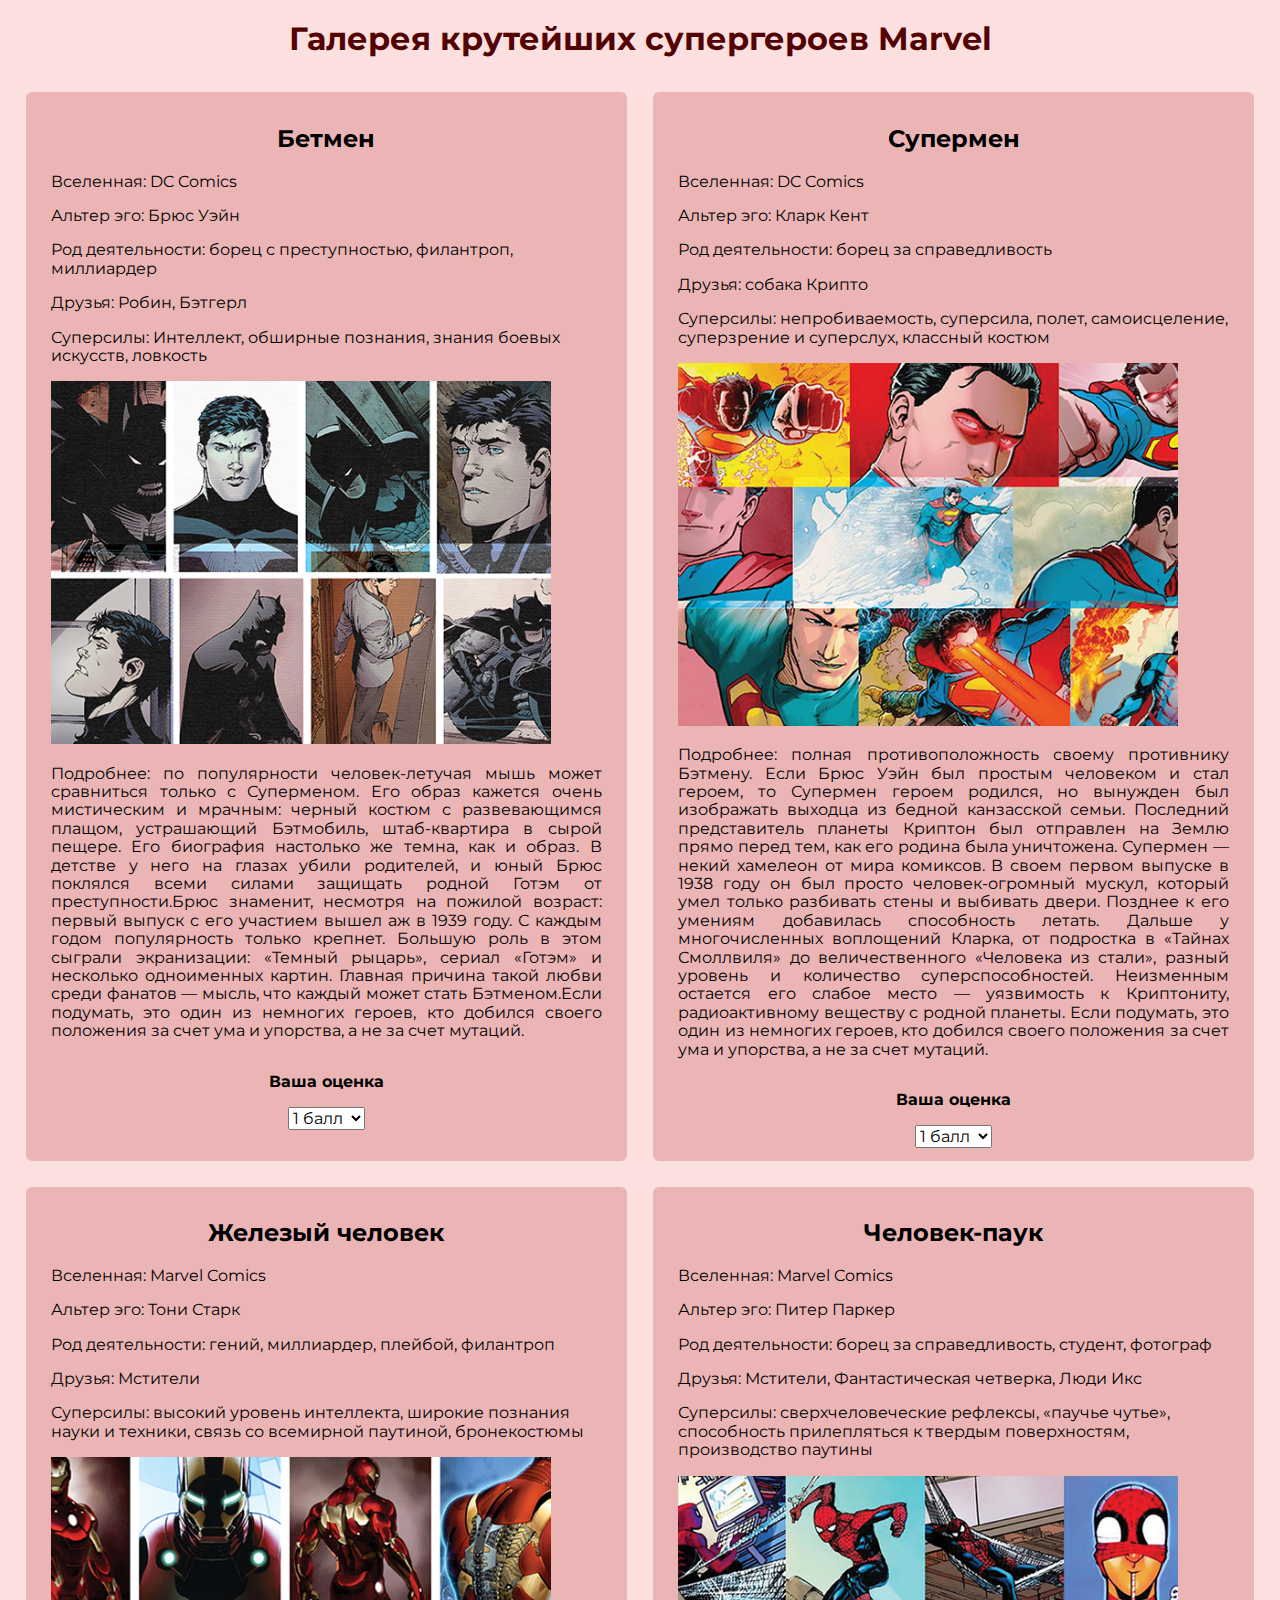
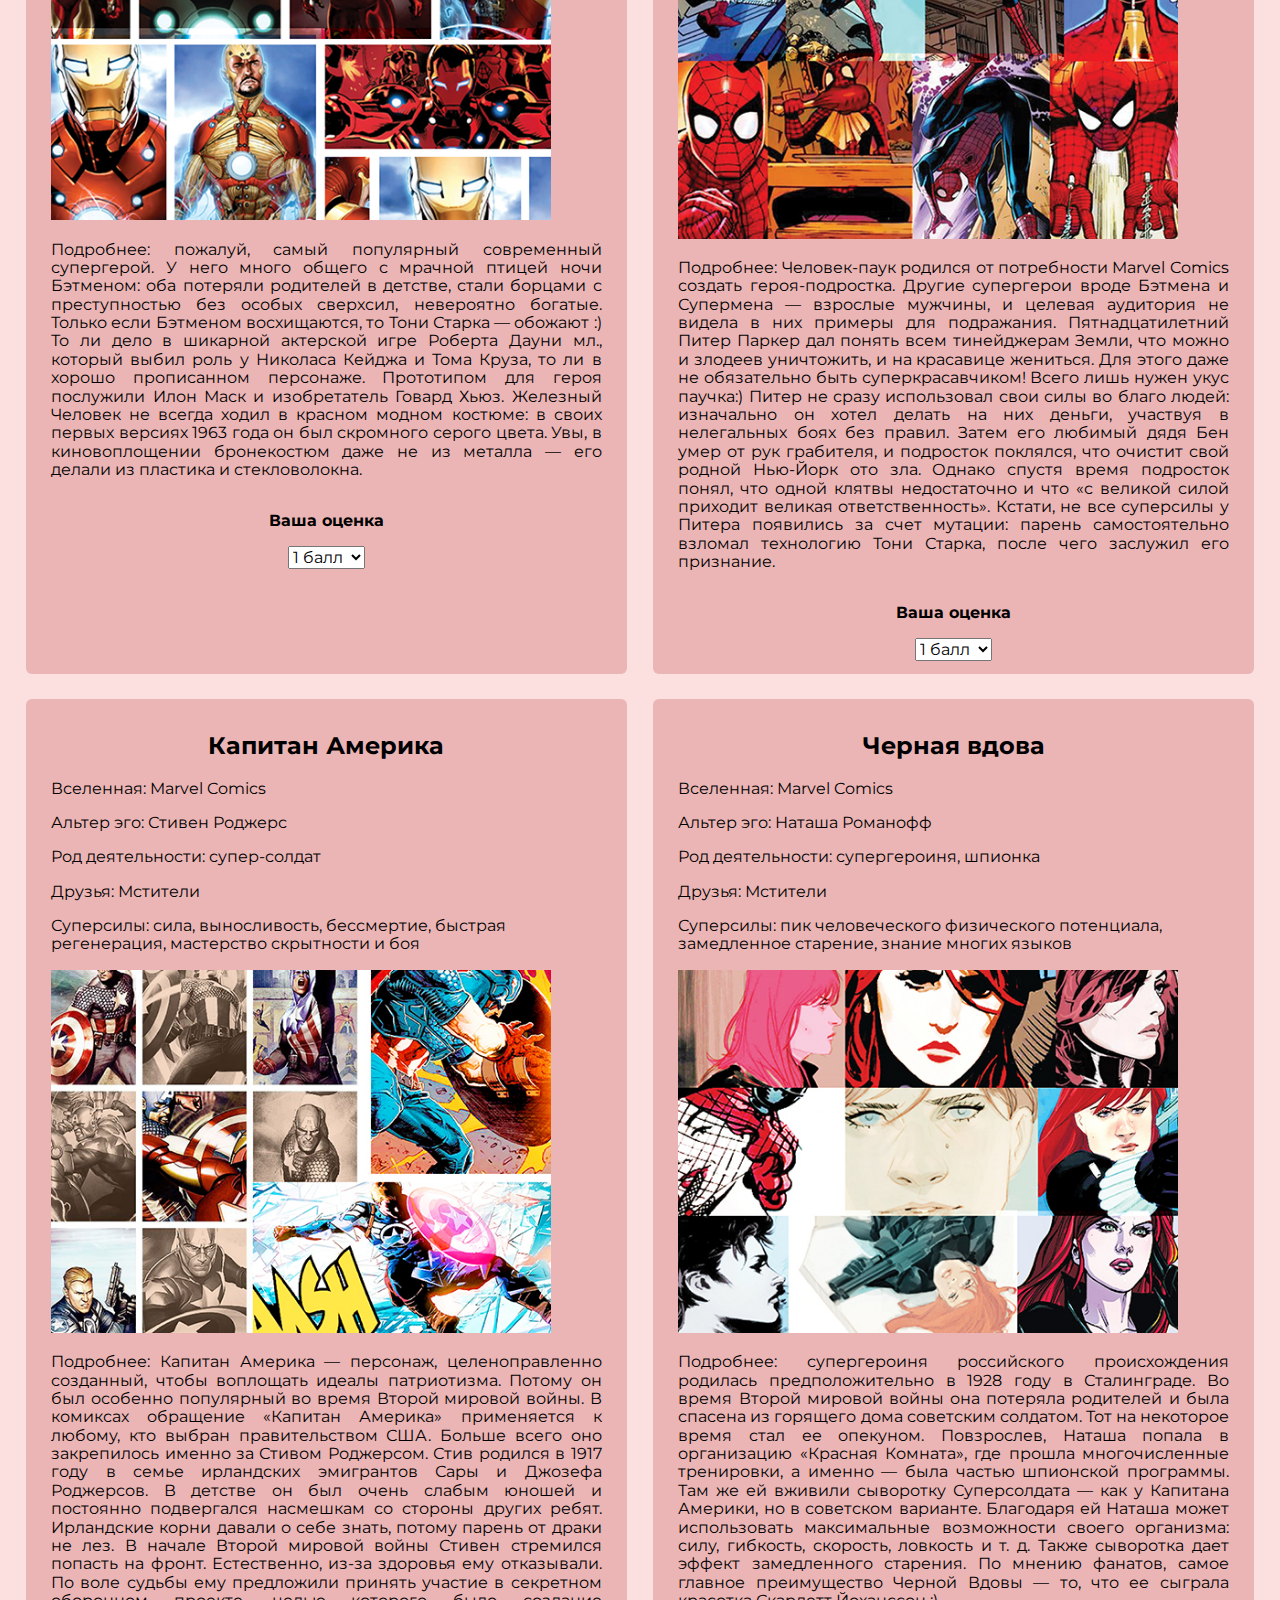
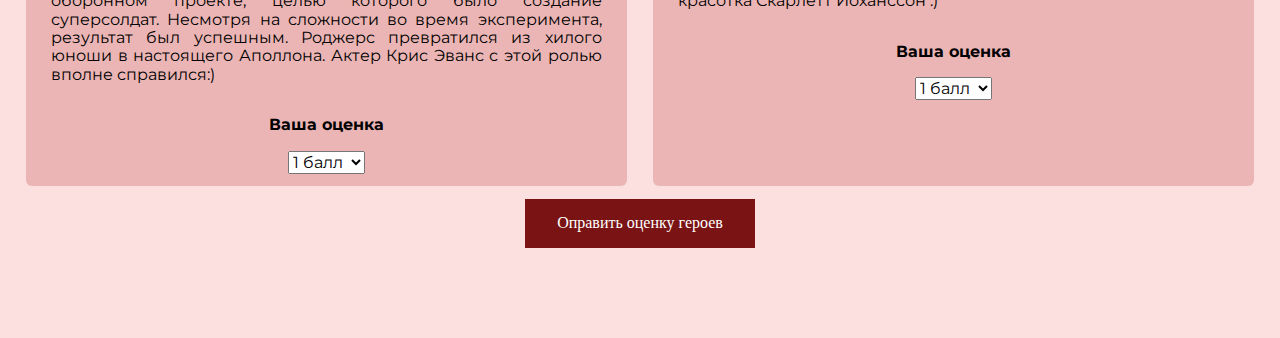
<file: number-1/index.html>
<!DOCTYPE html>
<html lang="ru">

<head>
    <meta charset="UTF-8">
    <meta http-equiv="X-UA-Compatible" content="IE=edge">
    <meta name="viewport" content="width=device-width, initial-scale=1.0">
    <title>Marvel</title>
    <link rel="stylesheet" href="./assets/styles/normalize.css">
    <link rel="stylesheet" href="./assets/styles/style.css">
    <link rel="preconnect" href="https://fonts.googleapis.com">
    <link rel="preconnect" href="https://fonts.gstatic.com" crossorigin>
    <link href="https://fonts.googleapis.com/css2?family=Montserrat:wght@500&display=swap" rel="stylesheet">

</head>

<body class="page">
    <h1 class="title text">Галерея крутейших супергероев Marvel</h1>
    <div class="gallery" id="gallary"></div>

    <button class="btn">Оправить оценку героев</button>

    <script src="./index.js"></script>
    <script src="./json.js"></script>
    <script src="./index2.js"></script>

</body>

</html>
</file>
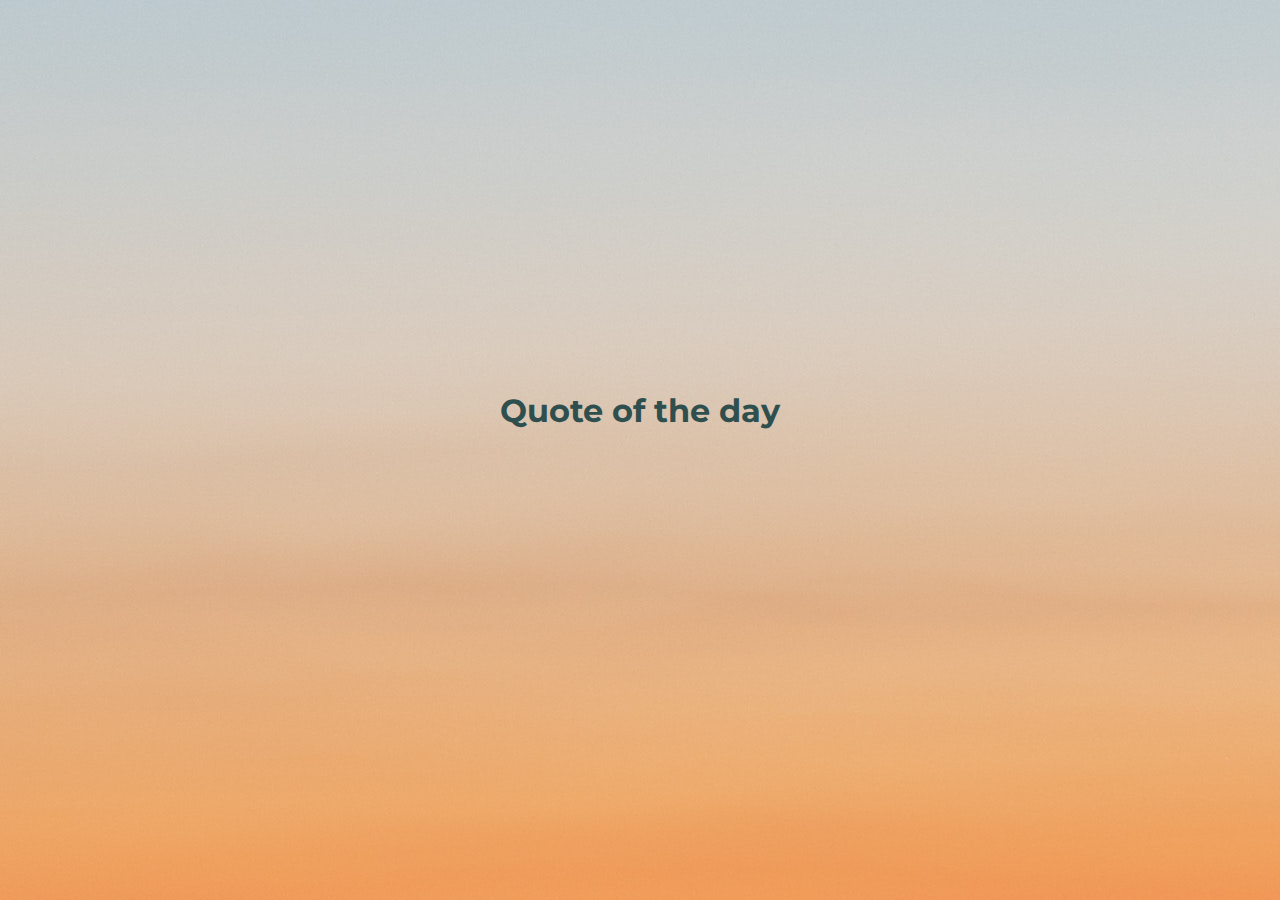
<file: number-2/index.html>
<!DOCTYPE html>
<html lang="ru">

<head>
    <meta charset="UTF-8">
    <meta http-equiv="X-UA-Compatible" content="IE=edge">
    <meta name="viewport" content="width=device-width, initial-scale=1.0">
    <title>Quote</title>
    <link rel="stylesheet" href="./styles/normalize.css">
    <link rel="stylesheet" href="./styles/style.css">
    <link rel="preconnect" href="https://fonts.googleapis.com">
    <link rel="preconnect" href="https://fonts.gstatic.com" crossorigin>
    <link href="https://fonts.googleapis.com/css2?family=Montserrat:wght@500&display=swap" rel="stylesheet">

</head>

<body class="page">
    <div class="quote">
        <h1 class="title">Quote of the day</h1>
        <h2 class="text"></h2>
        <h3 class="author"></h3>

    </div>

    <script src="./index.js"></script>

</body>

</html>
</file>
<file: number-1/assets/styles/style.css>
.page {
    background-color: rgb(252, 223, 223);
    margin-bottom: 10vh;
}

.text {
    font-family: 'Montserrat', sans-serif;
}

.gallery {
    display: flex;
    flex-direction: row;
    flex-wrap: wrap;
    justify-content: center;

    margin: 0 auto;
    padding: auto 5%;
}

.hero-item {
    max-width: 43vw;
    padding: 1% 2vw;
    margin: 1%;

    border-radius: 6px;
    font-family: 'Montserrat', sans-serif;
    background-color: rgb(235, 181, 181);
}

.hero-image {
    max-width: 500px;
    width: 100%;
    height: auto;
}

.hero-title,
.title {
    text-align: center;

}

.title {
    color: rgb(83, 3, 3);
}

.more-detailed {
    text-align: justify;
}

.points {
    display: flex;
    flex-direction: column;
    align-items: center;

    font-weight: bold;
    text-align: center;
}

.btn {
    display: flex;

    padding: 15px 32px;
    border: none;

    margin: 0 auto;

    background-color: #7a1414;
    color: white;

    text-align: center;
    text-decoration: none;
    font-size: 16px;


}
</file>
<file: number-2/styles/style.css>
.page {
    padding: 0 20vw;
    background-image: url(../images/fon.jpg);


    font-family: 'Montserrat', sans-serif;
}

.author,
.text,
.title {
    text-align: center;
}

.title {
    color: darkslategrey;
}

.quote {
    display: flex;
    flex-direction: column;
    justify-content: center;
    align-items: center;
    height: 100vh;

}
</file>
